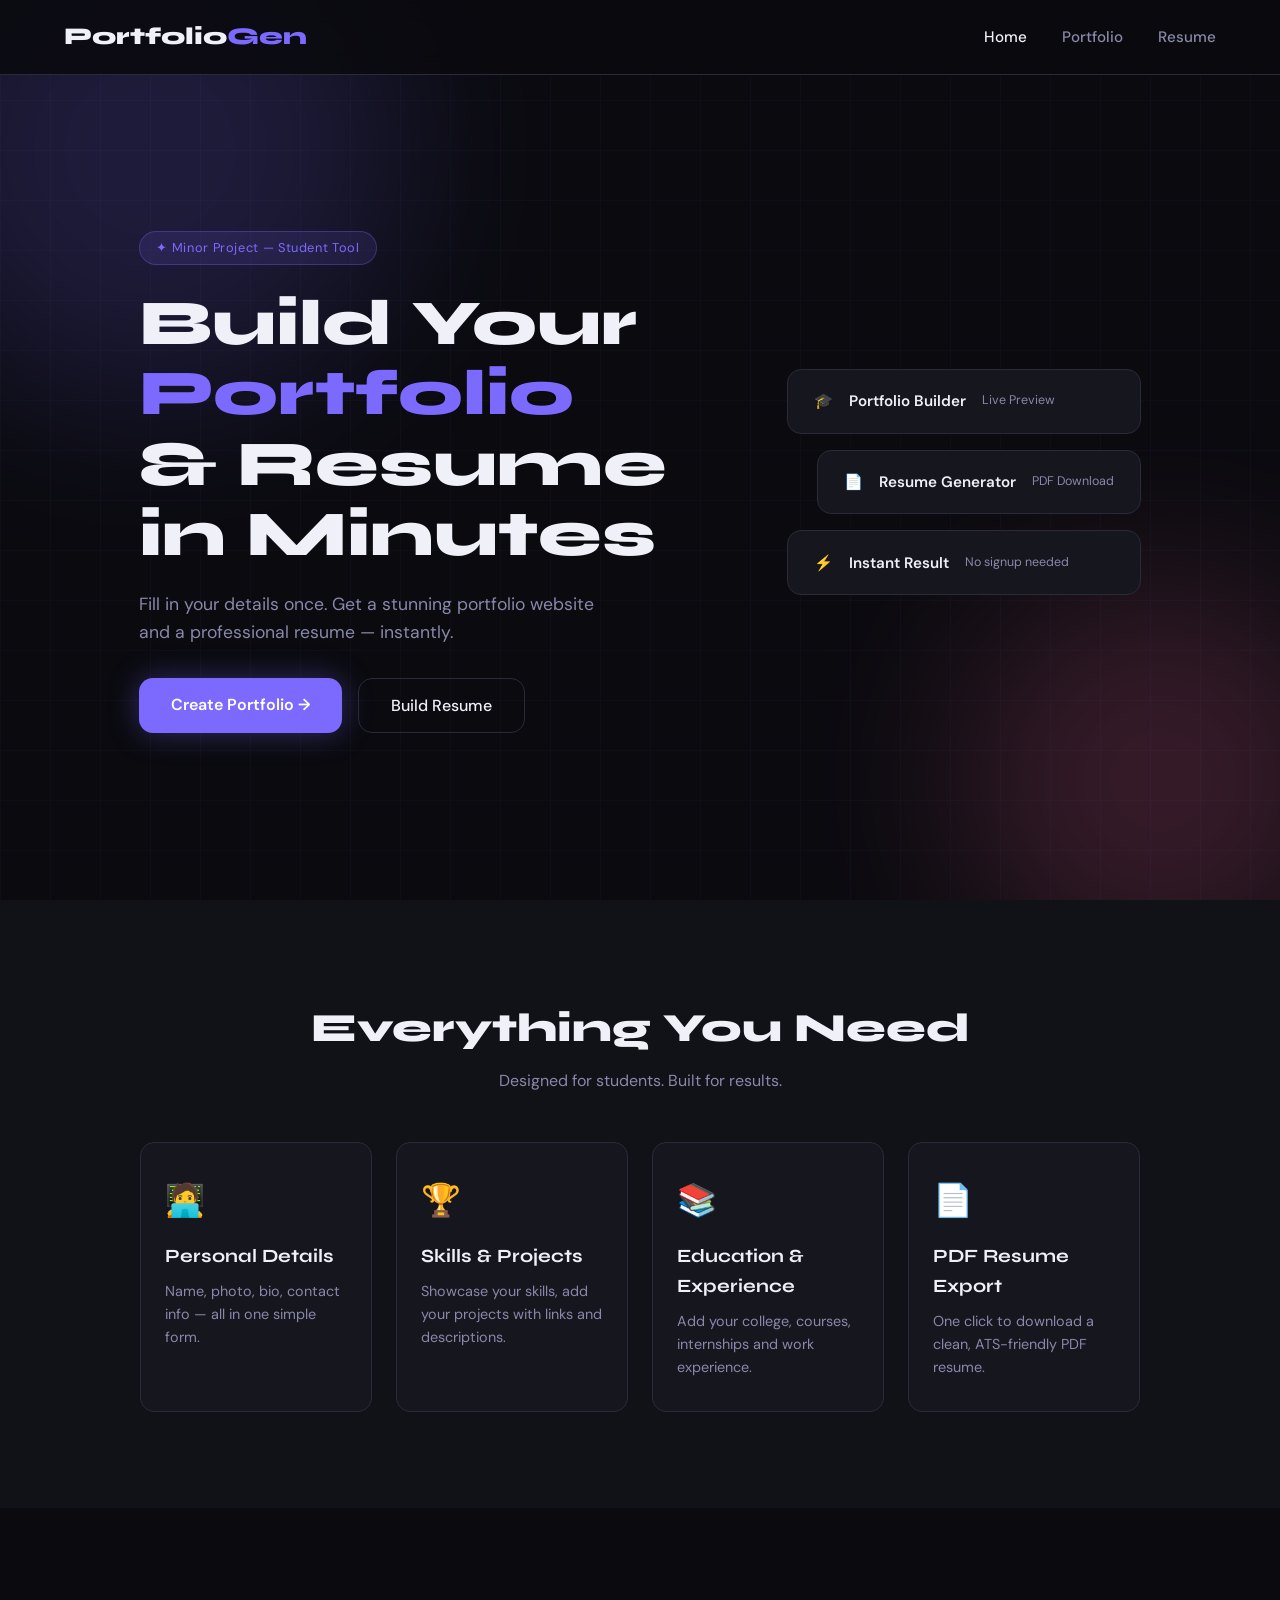
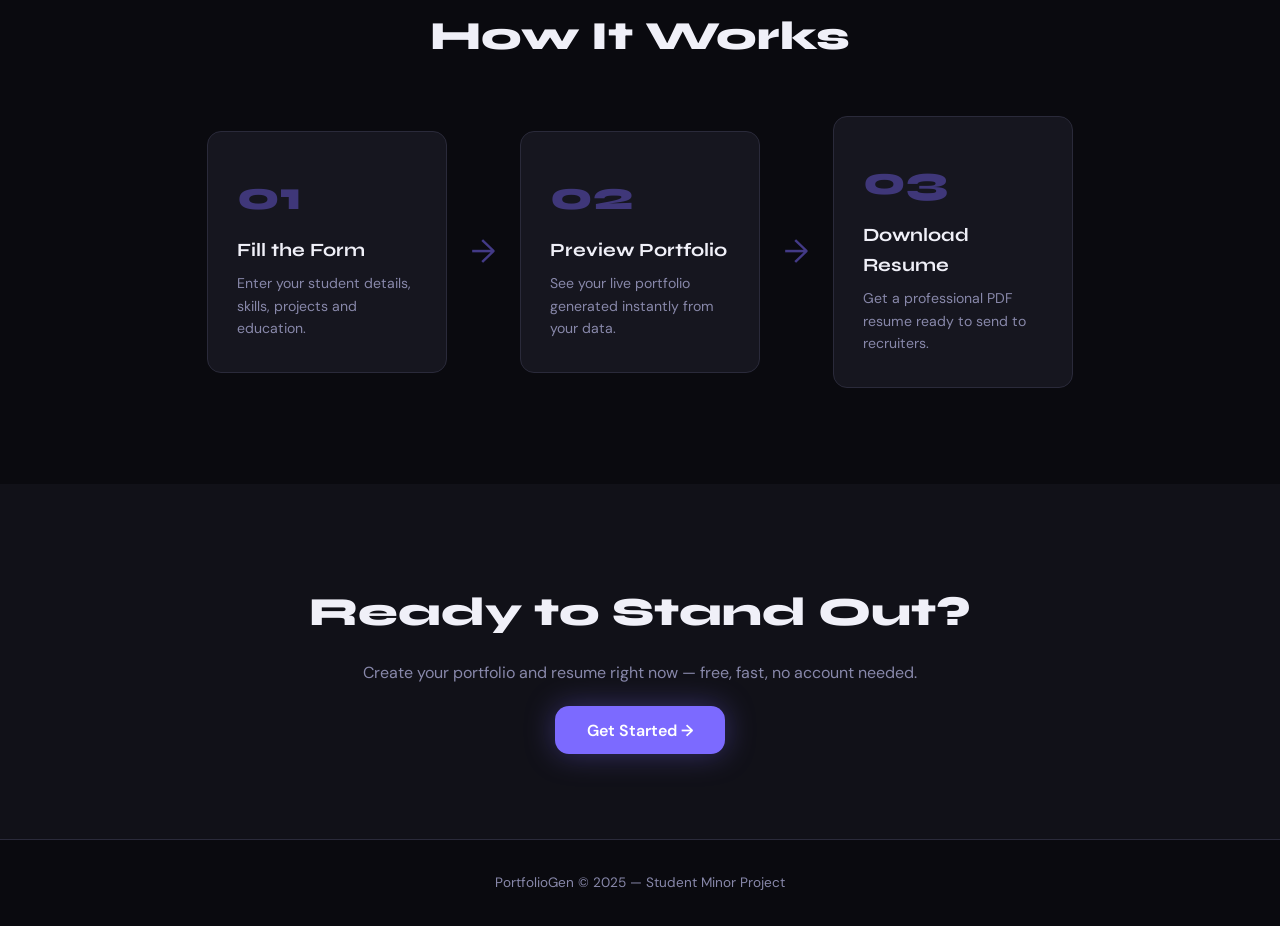
<file: student-portfolio/index.html>
<!DOCTYPE html>
<html lang="en">
<head>
  <meta charset="UTF-8" />
  <meta name="viewport" content="width=device-width, initial-scale=1.0"/>
  <title>PortfolioGen — Student Portfolio & Resume Builder</title>
  <link rel="stylesheet" href="css/style.css" />
  <link href="https://fonts.googleapis.com/css2?family=Syne:wght@400;600;700;800&family=DM+Sans:wght@300;400;500&display=swap" rel="stylesheet"/>
</head>
<body>
  <!-- NAV -->
  <nav class="navbar">
    <div class="logo">Portfolio<span>Gen</span></div>
    <div class="nav-links">
      <a href="index.html" class="active">Home</a>
      <a href="pages/portfolio.html">Portfolio</a>
      <a href="pages/resume.html">Resume</a>
    </div>
  </nav>

  <!-- HERO -->
  <section class="hero">
    <div class="hero-bg">
      <div class="orb orb1"></div>
      <div class="orb orb2"></div>
      <div class="grid-overlay"></div>
    </div>
    <div class="hero-content">
      <span class="badge">✦ Minor Project — Student Tool</span>
      <h1>Build Your <span class="accent">Portfolio</span><br/>& Resume in Minutes</h1>
      <p>Fill in your details once. Get a stunning portfolio website and a professional resume — instantly.</p>
      <div class="hero-btns">
        <a href="pages/portfolio.html" class="btn-primary">Create Portfolio →</a>
        <a href="pages/resume.html" class="btn-outline">Build Resume</a>
      </div>
    </div>
    <div class="hero-cards">
      <div class="float-card card1">
        <div class="card-icon">🎓</div>
        <div>Portfolio Builder</div>
        <small>Live Preview</small>
      </div>
      <div class="float-card card2">
        <div class="card-icon">📄</div>
        <div>Resume Generator</div>
        <small>PDF Download</small>
      </div>
      <div class="float-card card3">
        <div class="card-icon">⚡</div>
        <div>Instant Result</div>
        <small>No signup needed</small>
      </div>
    </div>
  </section>

  <!-- FEATURES -->
  <section class="features">
    <h2>Everything You Need</h2>
    <p class="sub">Designed for students. Built for results.</p>
    <div class="features-grid">
      <div class="feature-card">
        <div class="f-icon">🧑‍💻</div>
        <h3>Personal Details</h3>
        <p>Name, photo, bio, contact info — all in one simple form.</p>
      </div>
      <div class="feature-card">
        <div class="f-icon">🏆</div>
        <h3>Skills & Projects</h3>
        <p>Showcase your skills, add your projects with links and descriptions.</p>
      </div>
      <div class="feature-card">
        <div class="f-icon">📚</div>
        <h3>Education & Experience</h3>
        <p>Add your college, courses, internships and work experience.</p>
      </div>
      <div class="feature-card">
        <div class="f-icon">📄</div>
        <h3>PDF Resume Export</h3>
        <p>One click to download a clean, ATS-friendly PDF resume.</p>
      </div>
    </div>
  </section>

  <!-- HOW IT WORKS -->
  <section class="how">
    <h2>How It Works</h2>
    <div class="steps">
      <div class="step"><span class="step-num">01</span><h3>Fill the Form</h3><p>Enter your student details, skills, projects and education.</p></div>
      <div class="arrow">→</div>
      <div class="step"><span class="step-num">02</span><h3>Preview Portfolio</h3><p>See your live portfolio generated instantly from your data.</p></div>
      <div class="arrow">→</div>
      <div class="step"><span class="step-num">03</span><h3>Download Resume</h3><p>Get a professional PDF resume ready to send to recruiters.</p></div>
    </div>
  </section>

  <!-- CTA -->
  <section class="cta">
    <h2>Ready to Stand Out?</h2>
    <p>Create your portfolio and resume right now — free, fast, no account needed.</p>
    <a href="pages/portfolio.html" class="btn-primary">Get Started →</a>
  </section>

  <footer>
    <p>PortfolioGen &copy; 2025 — Student Minor Project</p>
  </footer>

  <script src="js/main.js"></script>
</body>
</html>
</file>
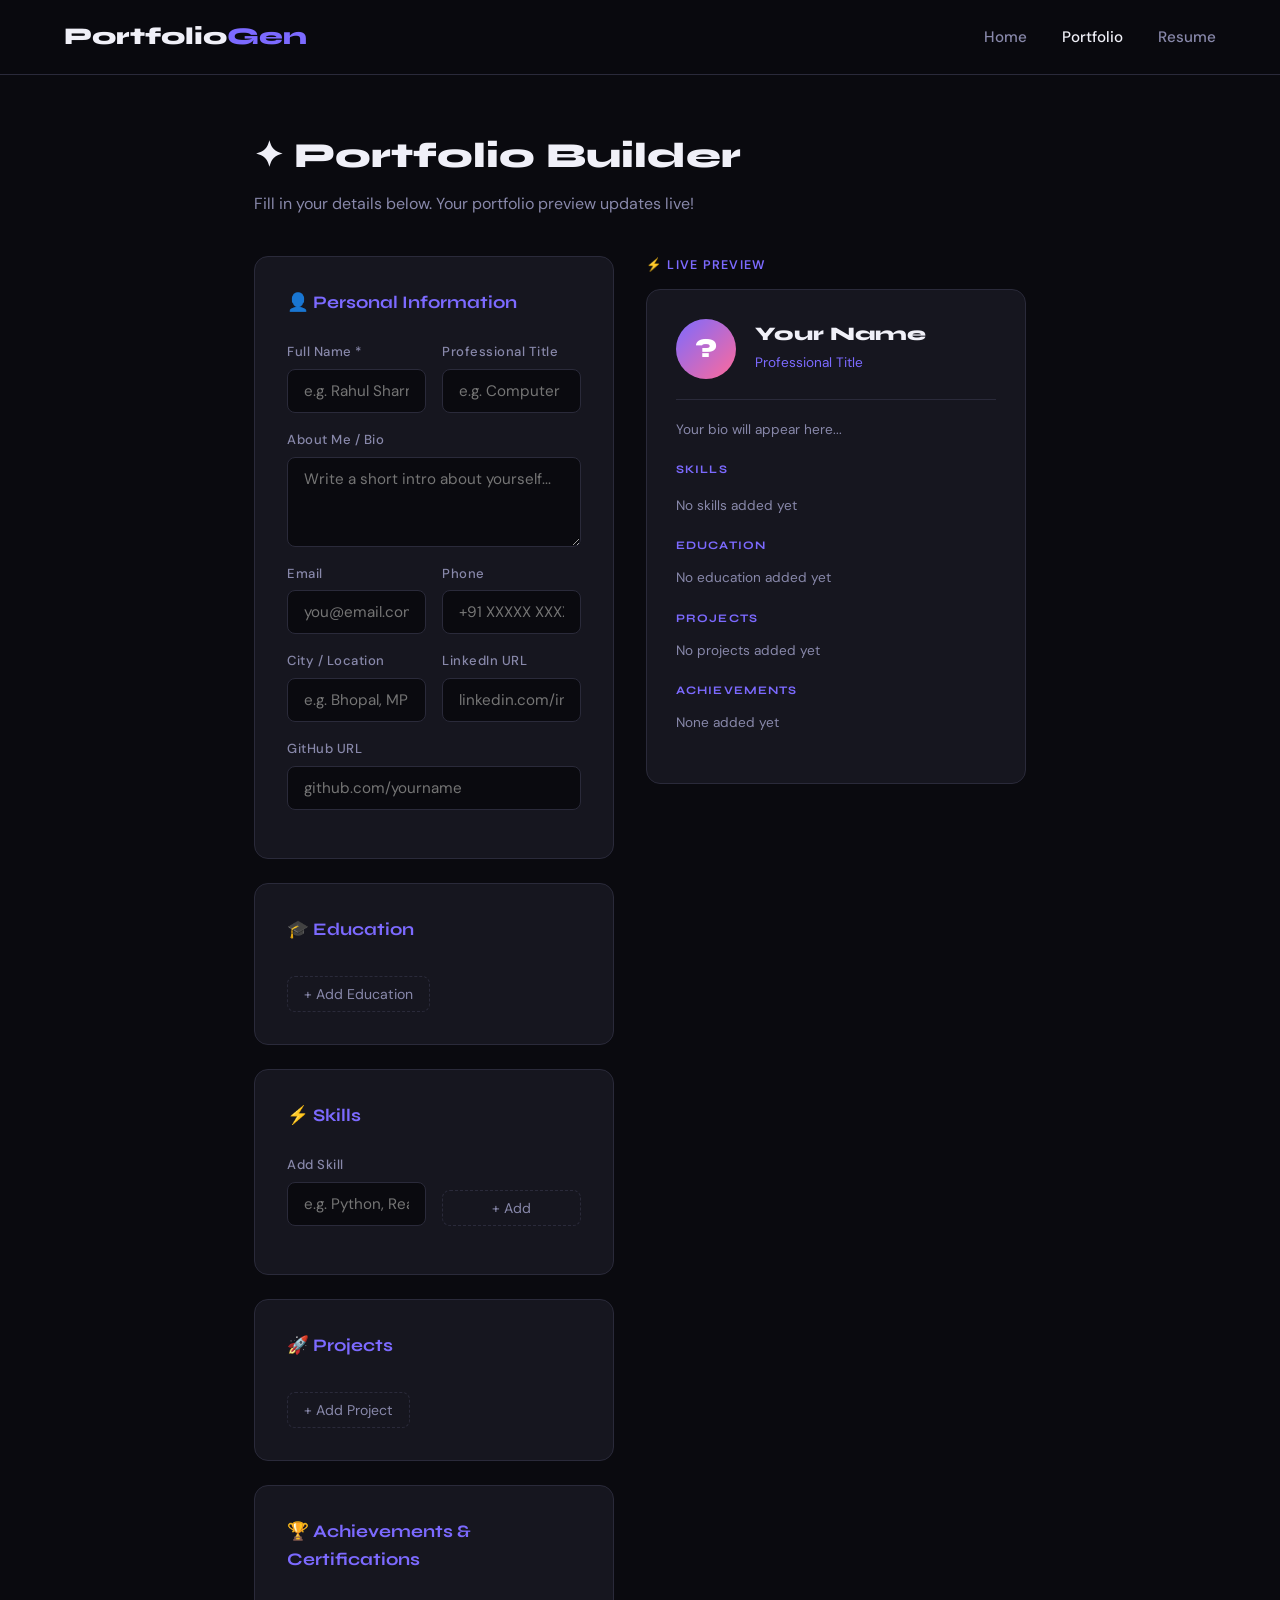
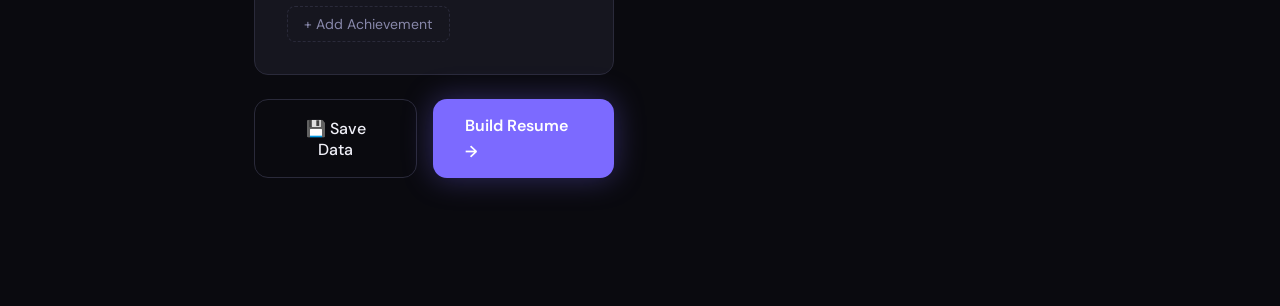
<file: student-portfolio/pages/portfolio.html>
<!DOCTYPE html>
<html lang="en">
<head>
  <meta charset="UTF-8" />
  <meta name="viewport" content="width=device-width, initial-scale=1.0"/>
  <title>Portfolio Builder — PortfolioGen</title>
  <link rel="stylesheet" href="../css/style.css" />
  <link rel="stylesheet" href="../css/portfolio.css" />
  <link href="https://fonts.googleapis.com/css2?family=Syne:wght@400;600;700;800&family=DM+Sans:wght@300;400;500&display=swap" rel="stylesheet"/>
</head>
<body>
  <nav class="navbar">
    <div class="logo"><a href="../index.html" style="text-decoration:none;color:inherit">Portfolio<span>Gen</span></a></div>
    <div class="nav-links">
      <a href="../index.html">Home</a>
      <a href="portfolio.html" class="active">Portfolio</a>
      <a href="resume.html">Resume</a>
    </div>
  </nav>

  <div class="page-wrap">
    <h1 class="page-title">✦ Portfolio Builder</h1>
    <p class="page-sub">Fill in your details below. Your portfolio preview updates live!</p>

    <div class="builder-layout">
      <!-- LEFT: FORM -->
      <div class="builder-form">

        <!-- Personal Info -->
        <div class="form-section">
          <h3>👤 Personal Information</h3>
          <div class="form-row">
            <div class="form-group">
              <label>Full Name *</label>
              <input type="text" id="p-name" placeholder="e.g. Rahul Sharma" oninput="updatePreview()"/>
            </div>
            <div class="form-group">
              <label>Professional Title</label>
              <input type="text" id="p-title" placeholder="e.g. Computer Science Student" oninput="updatePreview()"/>
            </div>
          </div>
          <div class="form-group full">
            <label>About Me / Bio</label>
            <textarea id="p-bio" placeholder="Write a short intro about yourself..." oninput="updatePreview()"></textarea>
          </div>
          <div class="form-row">
            <div class="form-group">
              <label>Email</label>
              <input type="email" id="p-email" placeholder="you@email.com" oninput="updatePreview()"/>
            </div>
            <div class="form-group">
              <label>Phone</label>
              <input type="tel" id="p-phone" placeholder="+91 XXXXX XXXXX" oninput="updatePreview()"/>
            </div>
          </div>
          <div class="form-row">
            <div class="form-group">
              <label>City / Location</label>
              <input type="text" id="p-location" placeholder="e.g. Bhopal, MP" oninput="updatePreview()"/>
            </div>
            <div class="form-group">
              <label>LinkedIn URL</label>
              <input type="url" id="p-linkedin" placeholder="linkedin.com/in/yourname" oninput="updatePreview()"/>
            </div>
          </div>
          <div class="form-group">
            <label>GitHub URL</label>
            <input type="url" id="p-github" placeholder="github.com/yourname" oninput="updatePreview()"/>
          </div>
        </div>

        <!-- Education -->
        <div class="form-section">
          <h3>🎓 Education</h3>
          <div id="edu-list"></div>
          <button class="btn-add" onclick="addEdu()">+ Add Education</button>
        </div>

        <!-- Skills -->
        <div class="form-section">
          <h3>⚡ Skills</h3>
          <div class="form-row">
            <div class="form-group">
              <label>Add Skill</label>
              <input type="text" id="skill-input" placeholder="e.g. Python, React..." onkeydown="if(event.key==='Enter') addSkill()"/>
            </div>
            <div class="form-group" style="justify-content:flex-end">
              <button class="btn-add" style="margin-top:1.4rem" onclick="addSkill()">+ Add</button>
            </div>
          </div>
          <div class="tag-input-wrap" id="skills-tags"></div>
        </div>

        <!-- Projects -->
        <div class="form-section">
          <h3>🚀 Projects</h3>
          <div id="project-list"></div>
          <button class="btn-add" onclick="addProject()">+ Add Project</button>
        </div>

        <!-- Achievements -->
        <div class="form-section">
          <h3>🏆 Achievements & Certifications</h3>
          <div id="achieve-list"></div>
          <button class="btn-add" onclick="addAchieve()">+ Add Achievement</button>
        </div>

        <div class="form-actions">
          <button class="btn-outline" onclick="saveToLocal()">💾 Save Data</button>
          <a href="resume.html" class="btn-primary">Build Resume →</a>
        </div>
      </div>

      <!-- RIGHT: LIVE PREVIEW -->
      <div class="preview-panel">
        <div class="preview-label">⚡ Live Preview</div>
        <div class="portfolio-card" id="portfolio-preview">
          <div class="prev-hero">
            <div class="prev-avatar" id="prev-avatar">?</div>
            <div>
              <div class="prev-name" id="prev-name">Your Name</div>
              <div class="prev-role" id="prev-role">Professional Title</div>
              <div class="prev-contacts" id="prev-contacts"></div>
            </div>
          </div>
          <div class="prev-bio" id="prev-bio">Your bio will appear here...</div>
          <div class="prev-section" id="prev-skills-wrap">
            <div class="prev-sec-title">Skills</div>
            <div class="preview-skills" id="prev-skills"><span style="color:var(--muted);font-size:0.85rem">No skills added yet</span></div>
          </div>
          <div class="prev-section" id="prev-edu-wrap">
            <div class="prev-sec-title">Education</div>
            <div id="prev-edu"><span style="color:var(--muted);font-size:0.85rem">No education added yet</span></div>
          </div>
          <div class="prev-section" id="prev-proj-wrap">
            <div class="prev-sec-title">Projects</div>
            <div id="prev-projects"><span style="color:var(--muted);font-size:0.85rem">No projects added yet</span></div>
          </div>
          <div class="prev-section" id="prev-achieve-wrap">
            <div class="prev-sec-title">Achievements</div>
            <div id="prev-achieves"><span style="color:var(--muted);font-size:0.85rem">None added yet</span></div>
          </div>
        </div>
      </div>
    </div>
  </div>

  <script src="../js/portfolio.js"></script>
</body>
</html>
</file>
<file: student-portfolio/css/style.css>
/* ===== ROOT VARIABLES ===== */
:root {
  --bg: #0a0a0f;
  --bg2: #111118;
  --card: #16161f;
  --border: #2a2a3a;
  --accent: #7c6aff;
  --accent2: #ff6a9a;
  --text: #f0f0f8;
  --muted: #8888aa;
  --radius: 14px;
  --font-head: 'Syne', sans-serif;
  --font-body: 'DM Sans', sans-serif;
}

*, *::before, *::after { margin: 0; padding: 0; box-sizing: border-box; }

html { scroll-behavior: smooth; }

body {
  background: var(--bg);
  color: var(--text);
  font-family: var(--font-body);
  line-height: 1.6;
  overflow-x: hidden;
}

/* ===== NAVBAR ===== */
.navbar {
  position: fixed; top: 0; left: 0; right: 0; z-index: 100;
  display: flex; align-items: center; justify-content: space-between;
  padding: 1.1rem 4rem;
  background: rgba(10,10,15,0.85);
  backdrop-filter: blur(12px);
  border-bottom: 1px solid var(--border);
}

.logo {
  font-family: var(--font-head);
  font-size: 1.5rem; font-weight: 800;
  color: var(--text);
}
.logo span { color: var(--accent); }

.nav-links { display: flex; gap: 2.2rem; }
.nav-links a {
  color: var(--muted); text-decoration: none;
  font-size: 0.95rem; font-weight: 500;
  transition: color 0.2s;
}
.nav-links a:hover, .nav-links a.active { color: var(--text); }

/* ===== HERO ===== */
.hero {
  min-height: 100vh;
  display: flex; align-items: center; justify-content: center;
  padding: 8rem 4rem 4rem;
  position: relative; overflow: hidden;
  gap: 3rem;
}

.hero-bg { position: absolute; inset: 0; z-index: 0; }
.orb {
  position: absolute; border-radius: 50%;
  filter: blur(90px); opacity: 0.18;
}
.orb1 { width: 500px; height: 500px; background: var(--accent); top: -100px; left: -100px; animation: float 8s ease-in-out infinite; }
.orb2 { width: 400px; height: 400px; background: var(--accent2); bottom: -80px; right: -80px; animation: float 10s ease-in-out infinite reverse; }
.grid-overlay {
  position: absolute; inset: 0;
  background-image: linear-gradient(rgba(124,106,255,0.04) 1px, transparent 1px),
    linear-gradient(90deg, rgba(124,106,255,0.04) 1px, transparent 1px);
  background-size: 50px 50px;
}

@keyframes float {
  0%, 100% { transform: translateY(0); }
  50% { transform: translateY(-30px); }
}

.hero-content { position: relative; z-index: 1; max-width: 600px; }

.badge {
  display: inline-block;
  padding: 0.35rem 1rem;
  background: rgba(124,106,255,0.12);
  border: 1px solid rgba(124,106,255,0.3);
  border-radius: 99px;
  font-size: 0.8rem; color: var(--accent);
  letter-spacing: 0.05em; margin-bottom: 1.5rem;
}

.hero-content h1 {
  font-family: var(--font-head);
  font-size: clamp(2.5rem, 5vw, 4rem);
  font-weight: 800; line-height: 1.1;
  margin-bottom: 1.2rem;
}
.accent { color: var(--accent); }

.hero-content p { color: var(--muted); font-size: 1.1rem; margin-bottom: 2rem; max-width: 480px; }

.hero-btns { display: flex; gap: 1rem; flex-wrap: wrap; }

.btn-primary {
  padding: 0.85rem 2rem;
  background: var(--accent);
  color: #fff; border: none; border-radius: var(--radius);
  font-family: var(--font-body); font-size: 1rem; font-weight: 600;
  cursor: pointer; text-decoration: none;
  transition: transform 0.2s, box-shadow 0.2s;
  box-shadow: 0 0 30px rgba(124,106,255,0.35);
}
.btn-primary:hover { transform: translateY(-2px); box-shadow: 0 0 45px rgba(124,106,255,0.55); }

.btn-outline {
  padding: 0.85rem 2rem;
  background: transparent;
  color: var(--text); border: 1px solid var(--border);
  border-radius: var(--radius);
  font-family: var(--font-body); font-size: 1rem; font-weight: 500;
  cursor: pointer; text-decoration: none;
  transition: border-color 0.2s, background 0.2s;
}
.btn-outline:hover { border-color: var(--accent); background: rgba(124,106,255,0.07); }

/* HERO CARDS */
.hero-cards {
  position: relative; z-index: 1;
  display: flex; flex-direction: column; gap: 1rem;
}
.float-card {
  background: var(--card);
  border: 1px solid var(--border);
  border-radius: var(--radius);
  padding: 1.2rem 1.6rem;
  display: flex; align-items: center; gap: 1rem;
  min-width: 220px;
  animation: slideUp 0.6s ease both;
}
.float-card:nth-child(2) { animation-delay: 0.1s; margin-left: 30px; }
.float-card:nth-child(3) { animation-delay: 0.2s; }

@keyframes slideUp {
  from { opacity: 0; transform: translateY(20px); }
  to { opacity: 1; transform: translateY(0); }
}

.card-icon { font-size: 1.6rem; }
.float-card div { font-weight: 600; font-size: 0.95rem; }
.float-card small { color: var(--muted); font-size: 0.78rem; display: block; }

/* ===== FEATURES ===== */
.features {
  padding: 6rem 4rem;
  text-align: center;
  background: var(--bg2);
}
.features h2, .how h2, .cta h2 {
  font-family: var(--font-head);
  font-size: 2.5rem; font-weight: 800; margin-bottom: 0.5rem;
}
.sub { color: var(--muted); margin-bottom: 3rem; }

.features-grid {
  display: grid;
  grid-template-columns: repeat(auto-fit, minmax(220px, 1fr));
  gap: 1.5rem; max-width: 1000px; margin: 0 auto;
}
.feature-card {
  background: var(--card);
  border: 1px solid var(--border);
  border-radius: var(--radius);
  padding: 2rem 1.5rem;
  text-align: left;
  transition: border-color 0.2s, transform 0.2s;
}
.feature-card:hover { border-color: var(--accent); transform: translateY(-4px); }
.f-icon { font-size: 2rem; margin-bottom: 1rem; }
.feature-card h3 { font-family: var(--font-head); margin-bottom: 0.5rem; }
.feature-card p { color: var(--muted); font-size: 0.9rem; }

/* ===== HOW IT WORKS ===== */
.how { padding: 6rem 4rem; text-align: center; }
.steps {
  display: flex; align-items: center; justify-content: center;
  gap: 1.5rem; flex-wrap: wrap; margin-top: 3rem;
}
.step {
  background: var(--card); border: 1px solid var(--border);
  border-radius: var(--radius); padding: 2rem 1.8rem;
  max-width: 240px; text-align: left;
}
.step-num {
  display: block; font-family: var(--font-head);
  font-size: 2.5rem; font-weight: 800;
  color: var(--accent); opacity: 0.4; margin-bottom: 0.5rem;
}
.step h3 { font-family: var(--font-head); margin-bottom: 0.4rem; }
.step p { color: var(--muted); font-size: 0.88rem; }
.arrow { font-size: 2rem; color: var(--accent); opacity: 0.5; }

/* ===== CTA ===== */
.cta {
  padding: 6rem 4rem; text-align: center;
  background: var(--bg2);
}
.cta p { color: var(--muted); margin: 1rem 0 2rem; }

/* ===== FOOTER ===== */
footer {
  text-align: center; padding: 2rem;
  color: var(--muted); font-size: 0.85rem;
  border-top: 1px solid var(--border);
}

/* ===== FORM PAGES (shared) ===== */
.page-wrap {
  max-width: 900px; margin: 6rem auto; padding: 2rem 4rem;
}
.page-title {
  font-family: var(--font-head);
  font-size: 2.2rem; font-weight: 800; margin-bottom: 0.4rem;
}
.page-sub { color: var(--muted); margin-bottom: 2.5rem; }

.form-section {
  background: var(--card); border: 1px solid var(--border);
  border-radius: var(--radius); padding: 2rem;
  margin-bottom: 1.5rem;
}
.form-section h3 {
  font-family: var(--font-head);
  font-size: 1.1rem; margin-bottom: 1.5rem;
  color: var(--accent); display: flex; align-items: center; gap: 0.5rem;
}

.form-row { display: grid; grid-template-columns: 1fr 1fr; gap: 1rem; }
.form-group { display: flex; flex-direction: column; margin-bottom: 1rem; }
.form-group.full { grid-column: 1 / -1; }

label { font-size: 0.82rem; color: var(--muted); margin-bottom: 0.4rem; font-weight: 500; letter-spacing: 0.04em; }

input, textarea, select {
  background: var(--bg);
  border: 1px solid var(--border);
  border-radius: 8px;
  color: var(--text);
  font-family: var(--font-body);
  font-size: 0.95rem;
  padding: 0.7rem 1rem;
  transition: border-color 0.2s;
  width: 100%;
}
input:focus, textarea:focus, select:focus {
  outline: none; border-color: var(--accent);
  box-shadow: 0 0 0 3px rgba(124,106,255,0.1);
}
textarea { resize: vertical; min-height: 90px; }

.tag-input-wrap { display: flex; flex-wrap: wrap; gap: 0.5rem; align-items: center; }
.tag {
  background: rgba(124,106,255,0.15);
  border: 1px solid rgba(124,106,255,0.3);
  border-radius: 99px;
  padding: 0.25rem 0.75rem;
  font-size: 0.82rem; color: var(--accent);
  display: flex; align-items: center; gap: 0.4rem; cursor: pointer;
}
.tag span { font-size: 0.7rem; opacity: 0.7; }

.btn-add {
  background: transparent; border: 1px dashed var(--border);
  color: var(--muted); border-radius: 8px;
  padding: 0.5rem 1rem; cursor: pointer;
  font-family: var(--font-body); font-size: 0.88rem;
  transition: border-color 0.2s, color 0.2s;
  margin-top: 0.5rem;
}
.btn-add:hover { border-color: var(--accent); color: var(--accent); }

.form-actions { display: flex; gap: 1rem; justify-content: flex-end; margin-top: 1.5rem; }

/* ===== PREVIEW / PORTFOLIO ===== */
.preview-section {
  background: var(--card); border: 1px solid var(--border);
  border-radius: var(--radius); padding: 2rem;
  margin-top: 2rem;
}
.preview-header {
  display: flex; align-items: center; gap: 1.5rem;
  margin-bottom: 1.5rem;
}
.preview-avatar {
  width: 72px; height: 72px; border-radius: 50%;
  background: linear-gradient(135deg, var(--accent), var(--accent2));
  display: flex; align-items: center; justify-content: center;
  font-size: 2rem; font-weight: 800; color: #fff;
  font-family: var(--font-head);
}
.preview-name { font-family: var(--font-head); font-size: 1.6rem; font-weight: 800; }
.preview-role { color: var(--accent); font-size: 0.95rem; }
.preview-skills { display: flex; flex-wrap: wrap; gap: 0.5rem; margin-top: 1rem; }
.skill-pill {
  background: rgba(124,106,255,0.12);
  border: 1px solid rgba(124,106,255,0.25);
  border-radius: 99px; padding: 0.25rem 0.9rem;
  font-size: 0.8rem; color: var(--accent);
}
.preview-bio { color: var(--muted); font-size: 0.95rem; margin: 1rem 0; }

/* ===== RESPONSIVE ===== */
@media (max-width: 768px) {
  .navbar { padding: 1rem 1.5rem; }
  .hero { flex-direction: column; padding: 7rem 1.5rem 3rem; text-align: center; }
  .hero-content p { margin: 0 auto 2rem; }
  .hero-btns { justify-content: center; }
  .hero-cards { flex-direction: row; flex-wrap: wrap; justify-content: center; }
  .float-card:nth-child(2) { margin-left: 0; }
  .features, .how, .cta { padding: 4rem 1.5rem; }
  .page-wrap { padding: 2rem 1.5rem; }
  .form-row { grid-template-columns: 1fr; }
  .steps { flex-direction: column; }
  .arrow { transform: rotate(90deg); }
}
</file>
<file: student-portfolio/css/portfolio.css>
/* ===== PORTFOLIO BUILDER LAYOUT ===== */
.builder-layout {
  display: grid;
  grid-template-columns: 1fr 380px;
  gap: 2rem;
  align-items: start;
}

.builder-form { min-width: 0; }

/* ===== PREVIEW PANEL ===== */
.preview-panel {
  position: sticky;
  top: 6rem;
}

.preview-label {
  font-size: 0.78rem; font-weight: 600;
  letter-spacing: 0.1em; color: var(--accent);
  margin-bottom: 0.8rem;
  text-transform: uppercase;
}

.portfolio-card {
  background: var(--card);
  border: 1px solid var(--border);
  border-radius: var(--radius);
  padding: 1.8rem;
  max-height: 80vh;
  overflow-y: auto;
  scrollbar-width: thin;
  scrollbar-color: var(--border) transparent;
}

/* ===== PREVIEW INTERNALS ===== */
.prev-hero {
  display: flex; align-items: center; gap: 1.2rem;
  margin-bottom: 1.2rem;
  padding-bottom: 1.2rem;
  border-bottom: 1px solid var(--border);
}

.prev-avatar {
  width: 60px; height: 60px; border-radius: 50%;
  background: linear-gradient(135deg, var(--accent), var(--accent2));
  display: flex; align-items: center; justify-content: center;
  font-size: 1.6rem; font-weight: 800; color: #fff;
  font-family: var(--font-head);
  flex-shrink: 0;
}

.prev-name {
  font-family: var(--font-head);
  font-size: 1.2rem; font-weight: 800;
}
.prev-role { color: var(--accent); font-size: 0.85rem; margin-top: 0.15rem; }
.prev-contacts { margin-top: 0.4rem; font-size: 0.75rem; color: var(--muted); display: flex; flex-wrap: wrap; gap: 0.5rem; }

.prev-bio {
  color: var(--muted); font-size: 0.85rem;
  margin-bottom: 1.2rem;
  line-height: 1.6;
}

.prev-section { margin-bottom: 1.2rem; }
.prev-sec-title {
  font-family: var(--font-head);
  font-size: 0.72rem; font-weight: 700;
  letter-spacing: 0.1em; text-transform: uppercase;
  color: var(--accent); margin-bottom: 0.6rem;
}

/* Education/Project entries in preview */
.prev-edu-item, .prev-proj-item, .prev-achieve-item {
  background: var(--bg);
  border: 1px solid var(--border);
  border-radius: 8px;
  padding: 0.7rem 0.9rem;
  margin-bottom: 0.5rem;
  font-size: 0.82rem;
}
.prev-edu-item strong, .prev-proj-item strong { color: var(--text); }
.prev-edu-item span, .prev-proj-item span { color: var(--muted); display: block; margin-top: 0.15rem; }

/* Dynamic form entries */
.dynamic-entry {
  background: var(--bg);
  border: 1px solid var(--border);
  border-radius: 10px;
  padding: 1rem;
  margin-bottom: 1rem;
  position: relative;
}
.dynamic-entry .remove-btn {
  position: absolute; top: 0.7rem; right: 0.7rem;
  background: transparent; border: none;
  color: var(--muted); cursor: pointer; font-size: 1rem;
  transition: color 0.2s;
}
.dynamic-entry .remove-btn:hover { color: #ff4a6a; }

/* ===== RESPONSIVE ===== */
@media (max-width: 960px) {
  .builder-layout { grid-template-columns: 1fr; }
  .preview-panel { position: static; }
  .portfolio-card { max-height: none; }
}
</file>
